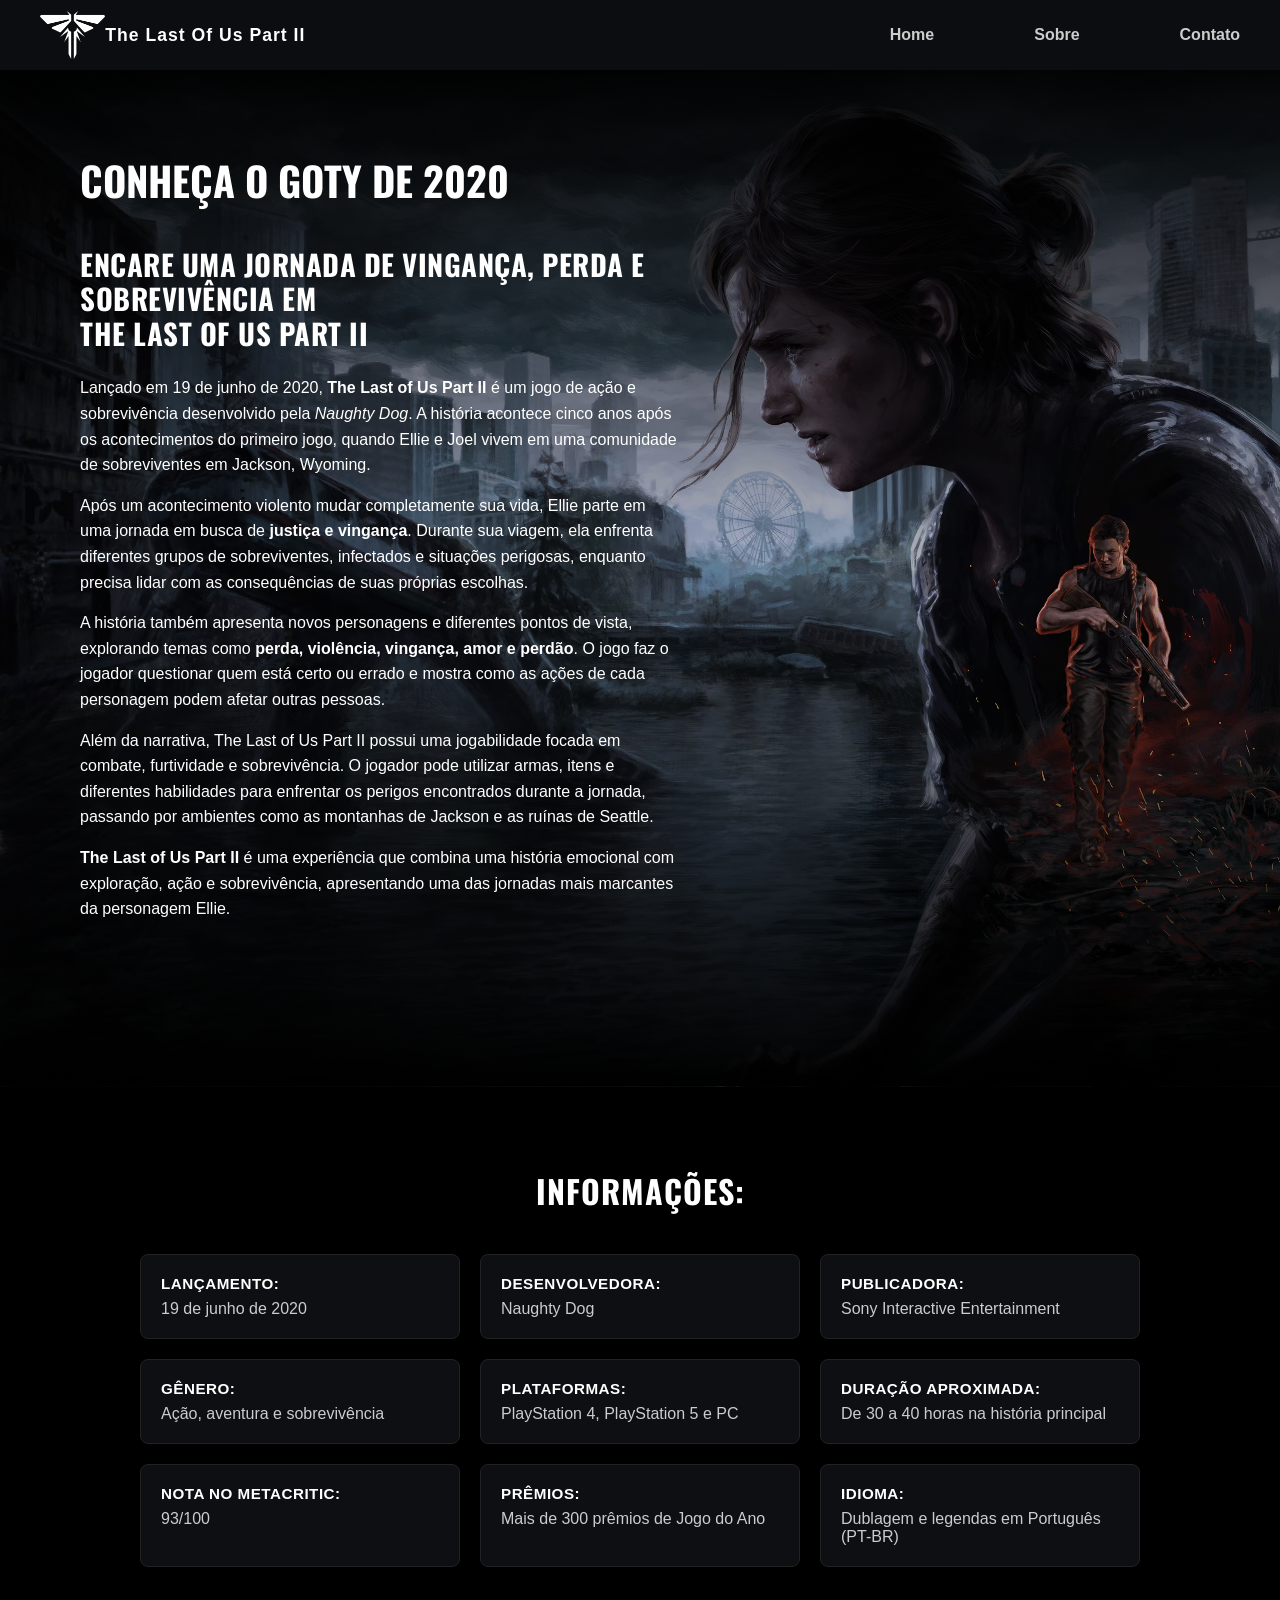
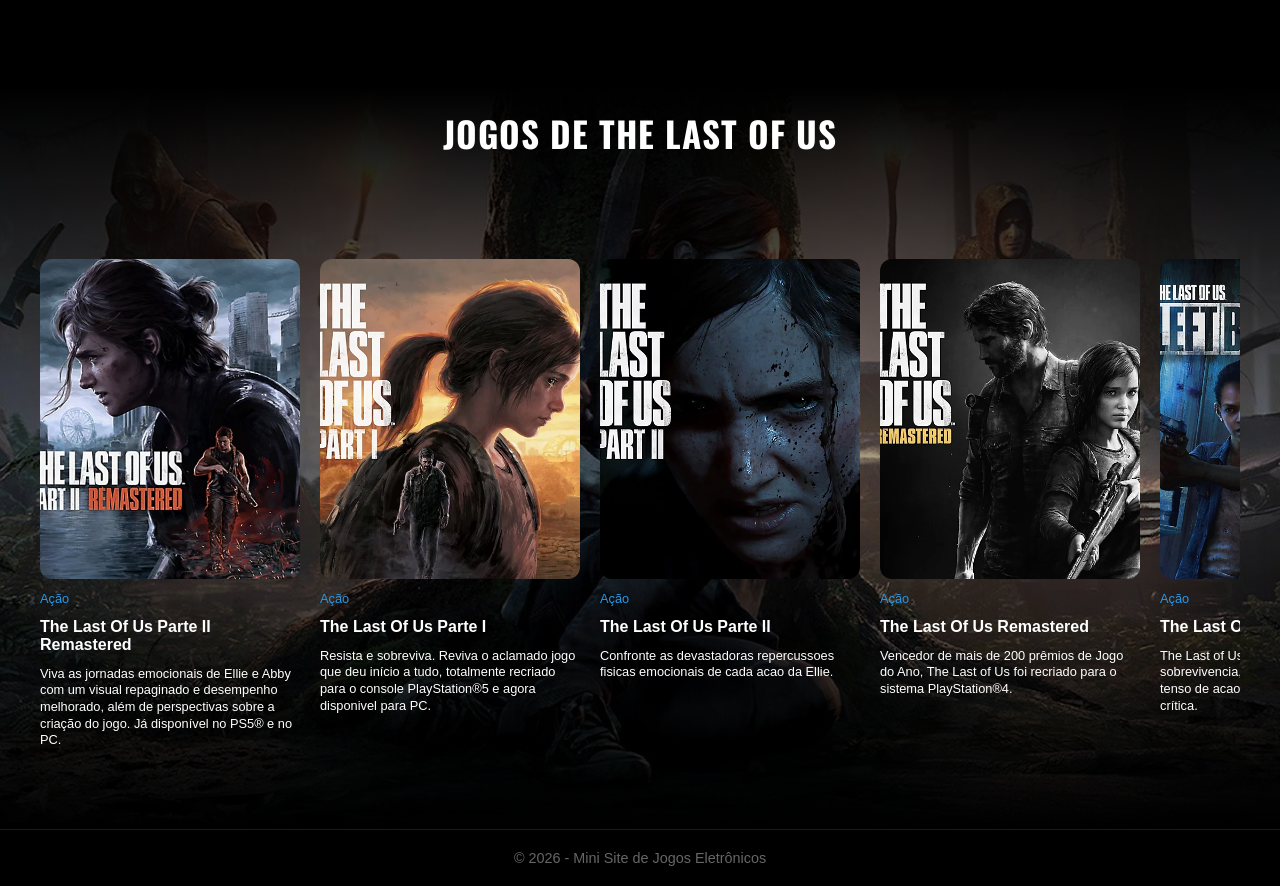
<file: index.html>
<!DOCTYPE html>
<html lang="pt-br">
<head>
    <meta charset="UTF-8">
    <meta name="viewport" content="width=device-width, initial-scale=1.0">
    <meta name="description" content="Site sobre o tão aclamado jogo The Last Of Us: Part II.">
    <meta name="author" content="Gabriel Lucas">

    <title> The Last of Us Part II - Início </title>
    
    <link rel="stylesheet" href="style.css">
    <link rel="stylesheet" href="https://fonts.googleapis.com/css2?family=Oswald:wght@700&display=swap">
</head>
<body>
    <header>
        <div class="logo">
            <a href="index.html">
            <img src="images/vagalumes2.png" alt="Logo do jogo The Last Of Us Part II.">
            <span>The Last Of Us Part II</span>
            </a>
        </div>

        
        <nav>
            <ul>
                <li><a href="index.html">Home</a></li>
                <li><a href="sobre.html">Sobre</a></li>
                <li><a href="contato.html">Contato</a></li>
            </ul>
        </nav>
    </header>

    <main>
        
        <section class="apresentacao">
            <h1>Conheça o goty de 2020</h1>
            

            <div class="apresentacao-conteudo">
            
            
                <h2> ENCARE UMA JORNADA DE VINGANÇA, PERDA E SOBREVIVÊNCIA EM <br> THE LAST OF US PART II </h2>

                <p> Lançado em 19 de junho de 2020, <strong>The Last of Us Part II</strong> é um jogo de ação e sobrevivência desenvolvido pela <em>Naughty Dog</em>. A história acontece cinco anos após os acontecimentos do primeiro jogo, quando Ellie e Joel vivem em uma comunidade de sobreviventes em Jackson, Wyoming. </p>

                <p> Após um acontecimento violento mudar completamente sua vida, Ellie parte em uma jornada em busca de <strong>justiça e vingança</strong>. Durante sua viagem, ela enfrenta diferentes grupos de sobreviventes, infectados e situações perigosas, enquanto precisa lidar com as consequências de suas próprias escolhas. </p>

                <p> A história também apresenta novos personagens e diferentes pontos de vista, explorando temas como <strong>perda, violência, vingança, amor e perdão</strong>. O jogo faz o jogador questionar quem está certo ou errado e mostra como as ações de cada personagem podem afetar outras pessoas. </p>

                <p> Além da narrativa, The Last of Us Part II possui uma jogabilidade focada em combate, furtividade e sobrevivência. O jogador pode utilizar armas, itens e diferentes habilidades para enfrentar os perigos encontrados durante a jornada, passando por ambientes como as montanhas de Jackson e as ruínas de Seattle. </p>

                <p> <strong>The Last of Us Part II</strong> é uma experiência que combina uma história emocional com exploração, ação e sobrevivência, apresentando uma das jornadas mais marcantes da personagem Ellie. </p> 

            </div>

        </section>
        
            
        <section class="info-jogo"> 
            <h2>Informações:</h2>

            <ul class="info-grid">
                <li><strong>Lançamento:</strong><span>19 de junho de 2020</span></li>
                <li><strong>Desenvolvedora:</strong><span>Naughty Dog</span></li>
                <li><strong>Publicadora:</strong><span>Sony Interactive Entertainment</span></li>
                <li><strong>Gênero:</strong><span>Ação, aventura e sobrevivência</span></li>
                <li><strong>Plataformas:</strong><span>PlayStation 4, PlayStation 5 e PC</span></li>
                <li><strong>Duração aproximada:</strong><span>De 30 a 40 horas na história principal</span></li>
                <li><strong>Nota no Metacritic:</strong><span>93/100</span></li>
                <li><strong>Prêmios:</strong><span>Mais de 300 prêmios de Jogo do Ano</span></li>
                <li><strong>Idioma:</strong> <span>Dublagem e legendas em Português (PT-BR)</span></li>
            </ul>
        </section>

        <section class="jogos-section">
            <h2>Jogos de The Last Of Us</h2>

            <div class="cards-container">
                <article class="card">
                    <div class="card-imagem">
                        <img src="images/tlofp2remastered.webp" alt="">
                    </div>
                    <span class="categoria">Ação</span>
                    <h3>The Last Of Us Parte II Remastered</h3>
                    <p>Viva as jornadas emocionais de Ellie e Abby com um visual repaginado e desempenho melhorado, além de perspectivas sobre a criação do jogo. Já disponível no PS5® e no PC. </p>
                </article>

                <article class="card">
                    <div class="card-imagem">
                        <img src="images/tloupart1.webp" alt="">
                    </div>
                    <span class="categoria">Ação</span>
                    <h3>The Last Of Us Parte I</h3>
                    <p>Resista e sobreviva. Reviva o aclamado jogo que deu início a tudo, totalmente recriado para o console PlayStation®5 e agora disponivel para PC.</p>
                </article>

                <article class="card">
                    <div class="card-imagem">
                        <img src="images/tloupart2.webp" alt="">
                    </div>
                    <span class="categoria">Ação</span>
                    <h3>The Last Of Us Parte II</h3>
                    <p>Confronte as devastadoras repercussoes fisicas emocionais de cada acao da Ellie.</p>
                </article>

                <article class="card">
                    <div class="card-imagem">
                        <img src="images/tlouremastered.webp" alt="">
                    </div>
                    <span class="categoria">Ação</span>
                    <h3>The Last Of Us Remastered</h3>
                    <p>Vencedor de mais de 200 prêmios de Jogo do Ano, The Last of Us foi recriado para o sistema PlayStation®4.</p>
                </article>

                <article class="card">
                    <div class="card-imagem">
                        <img src="images/tlouleftbehind.webp" alt="">
                    </div>
                    <span class="categoria">Ação</span>
                    <h3>The Last Of Us: Left Behind</h3>
                    <p>The Last of Us: Left Behind mistura sobrevivencia, lealdade e amor em um jogo tenso de acao num capítulo aclamado pela crítica.</p>
                </article>

                <article class="card">
                    <div class="card-imagem">
                        <img src="images/tlou.webp" alt="">
                    </div>
                    <span class="categoria">Ação</span>
                    <h3>The Last Of Us</h3>
                    <p>Jogue como Joel, um contrabandista com a tarefa de escoltar a adolescente Ellie pelo território pós- apocalíptico dos Estados Unidos.</p>
                </article>

                <article class="card">
                    <div class="card-imagem">
                        <img src="images/tloucomplete.webp" alt="">
                    </div>
                    <span class="categoria">Ação</span>
                    <h3>The Last Of Us Complete</h3>
                    <p>Viva desde o início os premiados jogos que inspiraram a serie de TV, com as edicões definitivas dessas duas historias memoraveis oferecidas em conjunto pela primeira vez em uma coleção completa.</p>
                </article>


            </div>

        </section>
    
    </main>

    <footer>
        <p>&copy; 2026 - Mini Site de Jogos Eletrônicos</p>
    </footer>
    
</body>
</html>
</file>
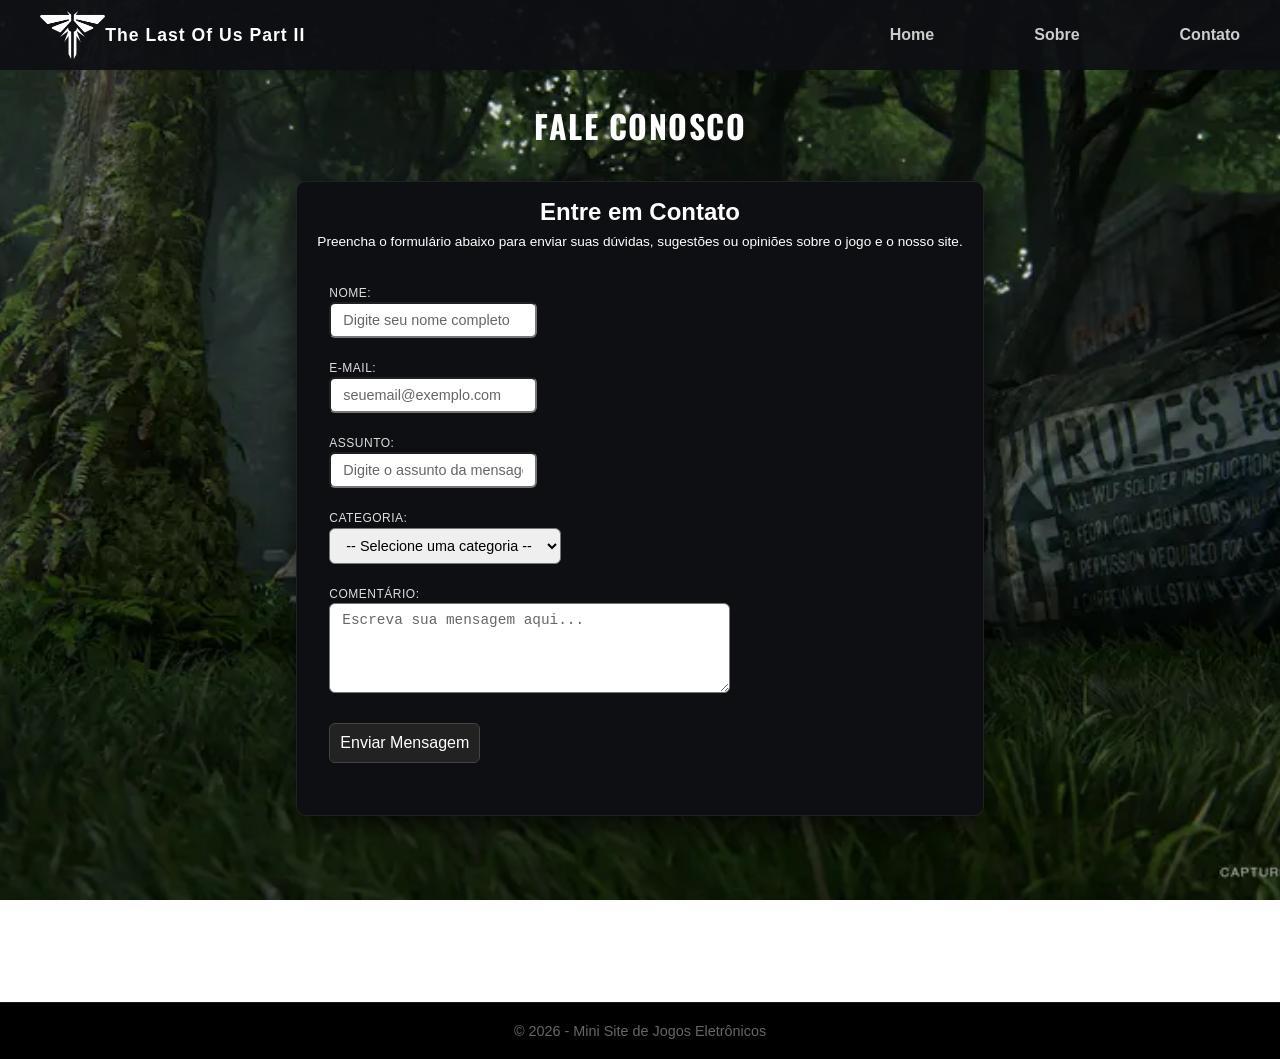
<file: contato.html>
<!DOCTYPE html>
<html lang="pt-br">
<head>
    <meta charset="UTF-8">
    <meta name="viewport" content="width=device-width, initial-scale=1.0">
    <meta name="description" content="Entre em contato conosco! Envie suas dúvidas, sugestões ou opiniões sobre o mini-site de The Last of Us Part II através do nosso formulário.">
    <meta name="author" content="Gabriel Lucas">

    <title>The Last of Us Part II - Contato</title>

    <link rel="stylesheet" href="contato.css">
    <link rel="stylesheet" href="https://fonts.googleapis.com/css2?family=Oswald:wght@700&display=swap">
</head>
<body>
    <header>

        <div class="logo">
            <a href="index.html">
            <img src="images/vagalumes2.png" alt="Logo do jogo The Last Of Us Part II.">
            <span>The Last Of Us Part II</span>
            </a>
        </div>

        <nav>
            <ul>
                <li><a href="index.html">Home</a></li>
                <li><a href="sobre.html">Sobre</a></li>
                <li><a href="contato.html">Contato</a></li>
            </ul>
        </nav>

    </header>

    <main>

        <h1>Fale Conosco</h1>

        <section>

            <h2>Entre em Contato</h2>

            <p>Preencha o formulário abaixo para enviar suas dúvidas, sugestões ou opiniões sobre o jogo e o nosso site.</p>

            <form method="post">
                <p>
                    <label for="nome">Nome:</label><br>
                    <input type="text" id="nome" name="nome" placeholder="Digite seu nome completo" required>
                </p>

                <p>
                    <label for="email">E-mail:</label><br>
                    <input type="email" id="email" name="email" placeholder="seuemail@exemplo.com" required>
                </p>

                <p>
                    <label for="assunto">Assunto:</label><br>
                    <input type="text" id="assunto" name="assunto" placeholder="Digite o assunto da mensagem" required>
                </p>

                <p>
                    <label for="categoria">Categoria:</label><br>
                    <select id="categoria" name="categoria" required>
                        <option value="">-- Selecione uma categoria --</option>
                        <option value="duvida">Dúvida</option>
                        <option value="sugestao">Sugestão</option>
                        <option value="critica">Crítica</option>
                        <option value="outro">Outro</option>
                    </select>
                </p>

                <p>
                    <label for="comentario">Comentário:</label><br>
                    <textarea id="comentario" name="comentario" rows="6" cols="40" placeholder="Escreva sua mensagem aqui..." required></textarea>
                </p>

                <p>
                    <button type="submit">Enviar Mensagem</button>
                </p>
            </form>

        </section>
    </main>

    <footer>
        <p>&copy; 2026 - Mini Site de Jogos Eletrônicos</p>
    </footer>
    
</body>
</html>
</file>
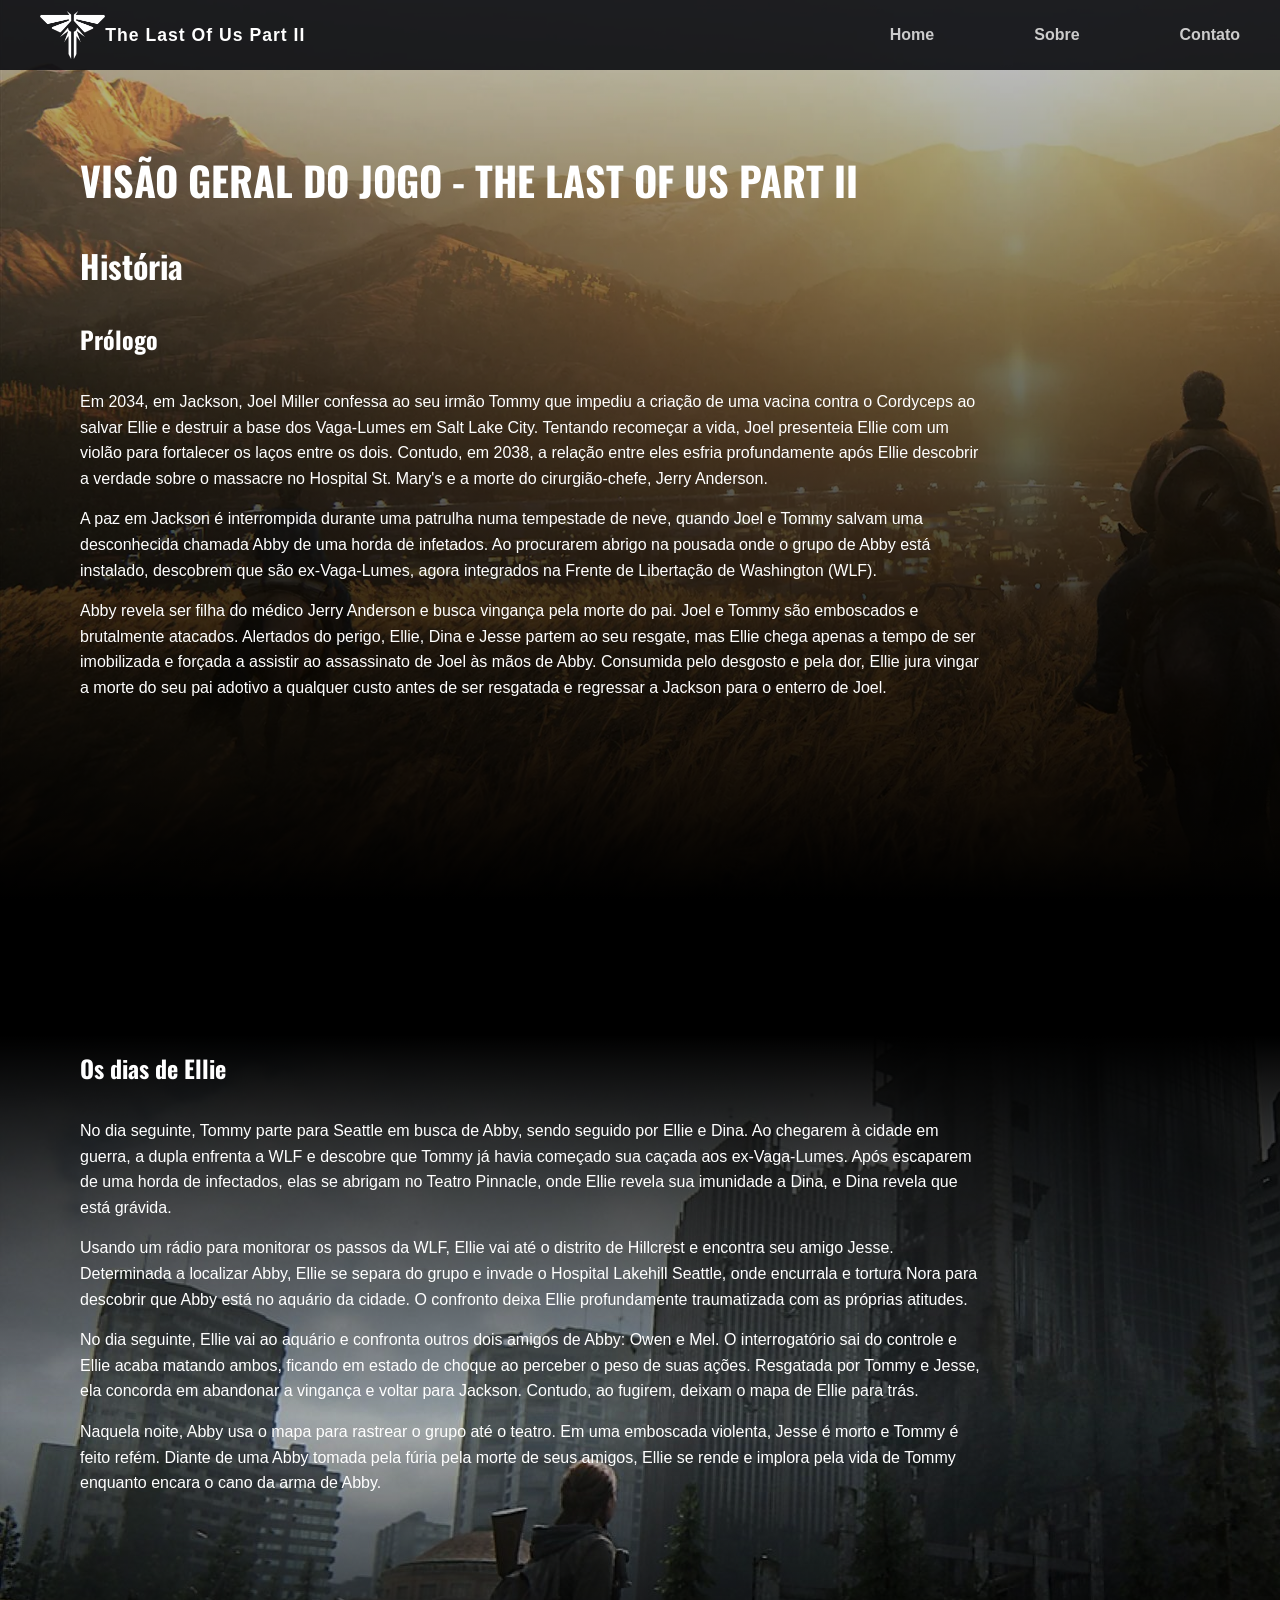
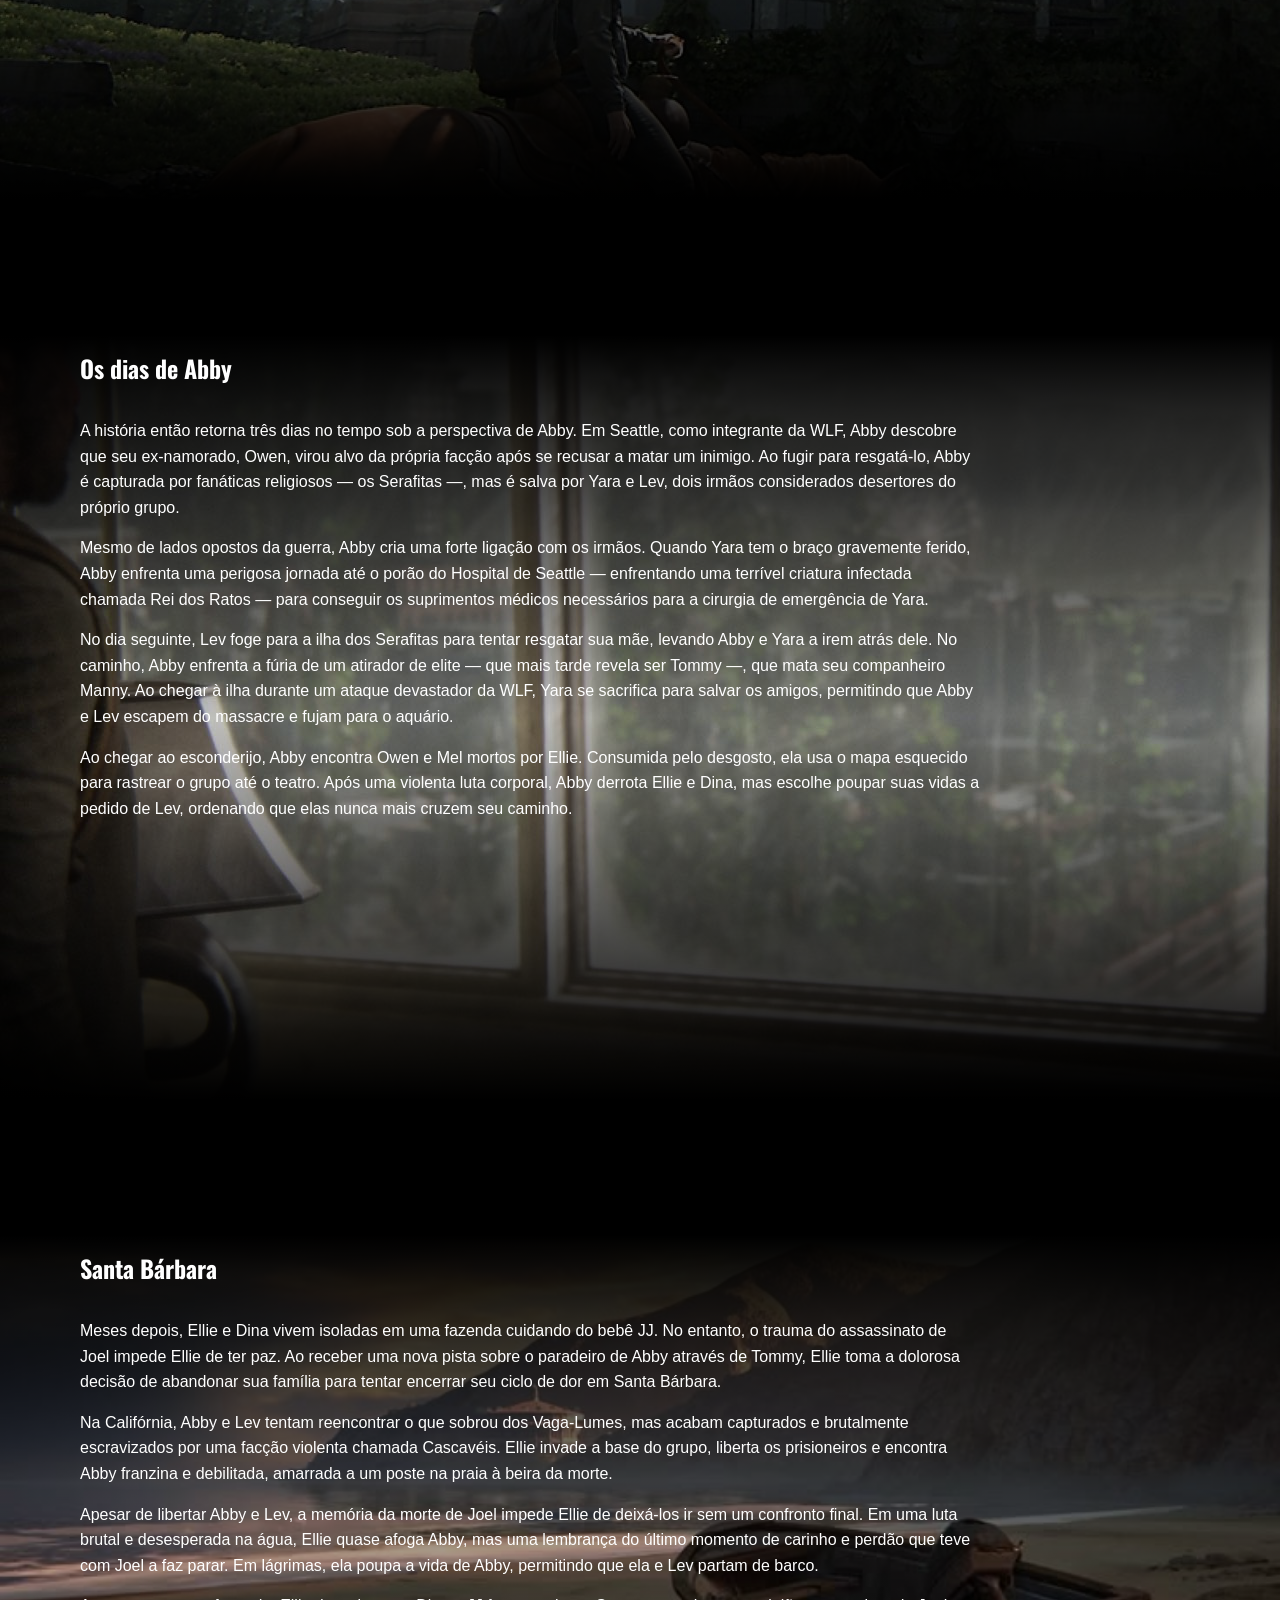
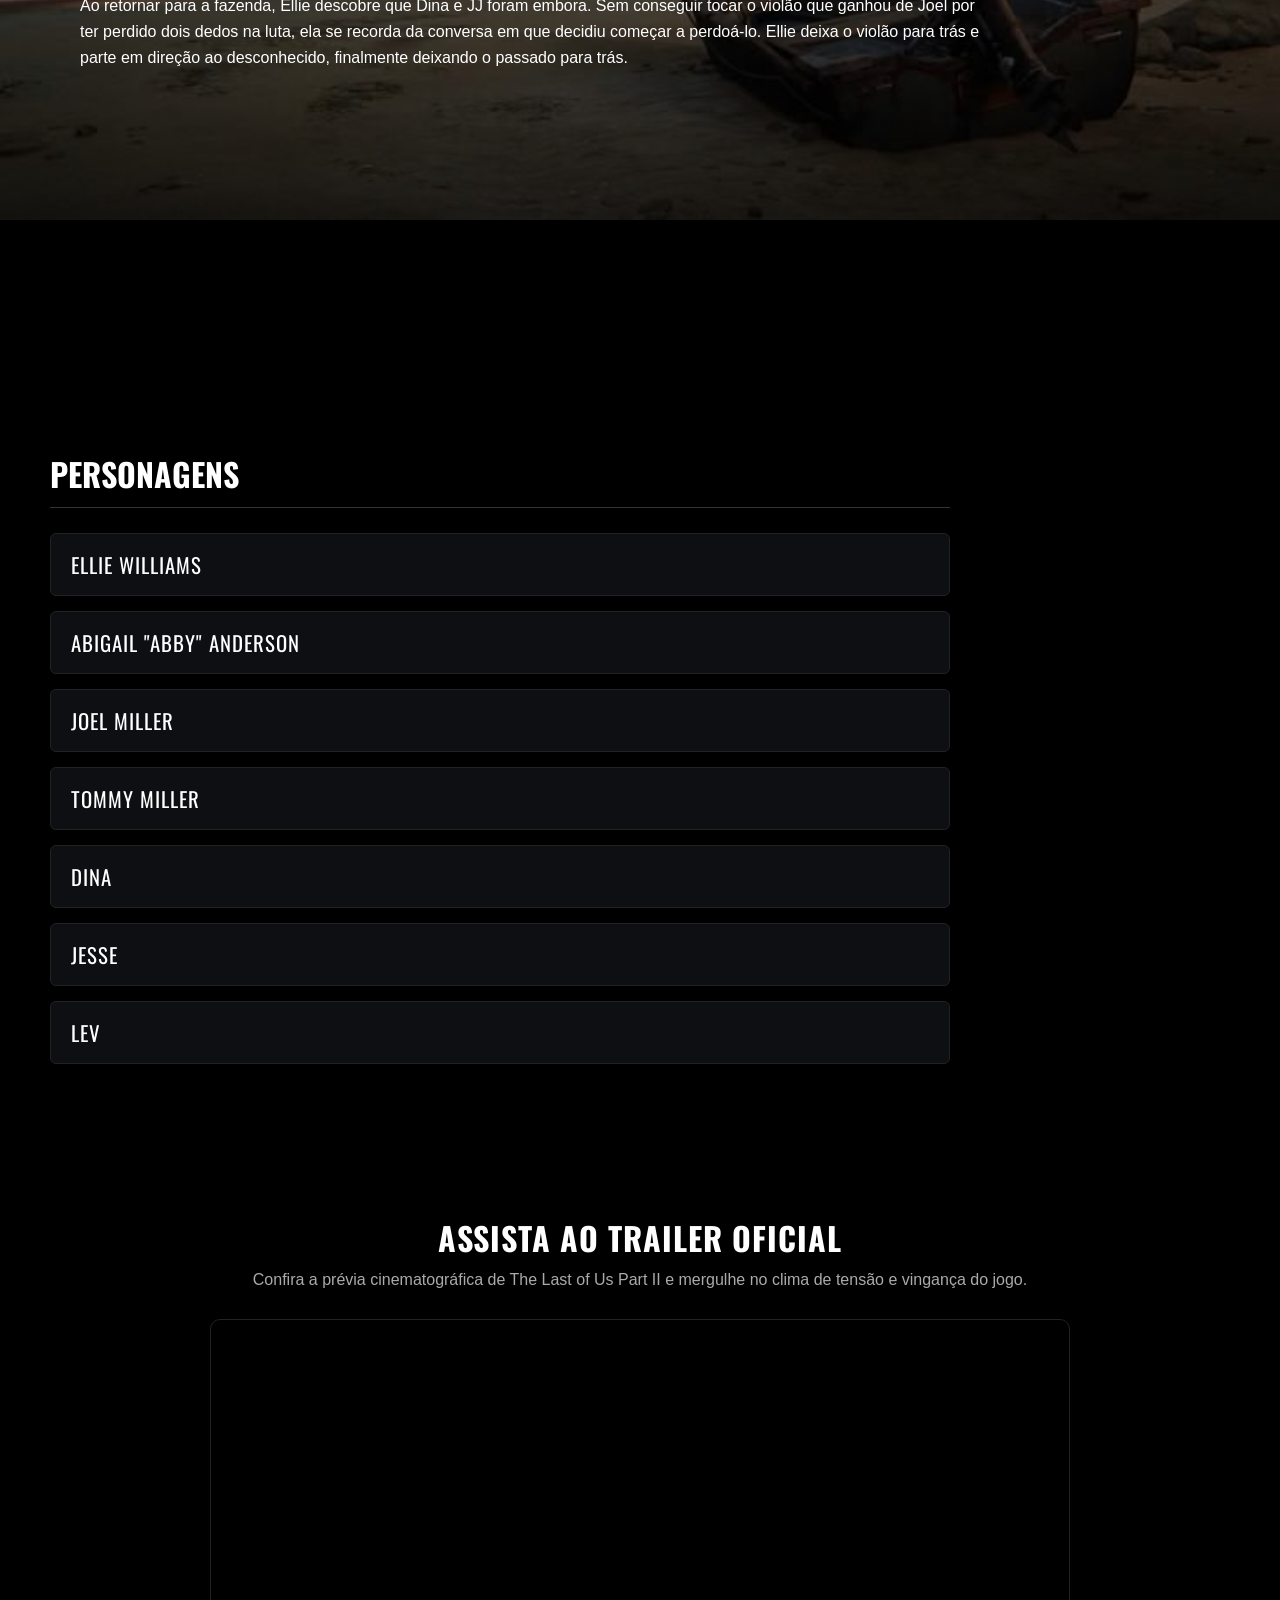
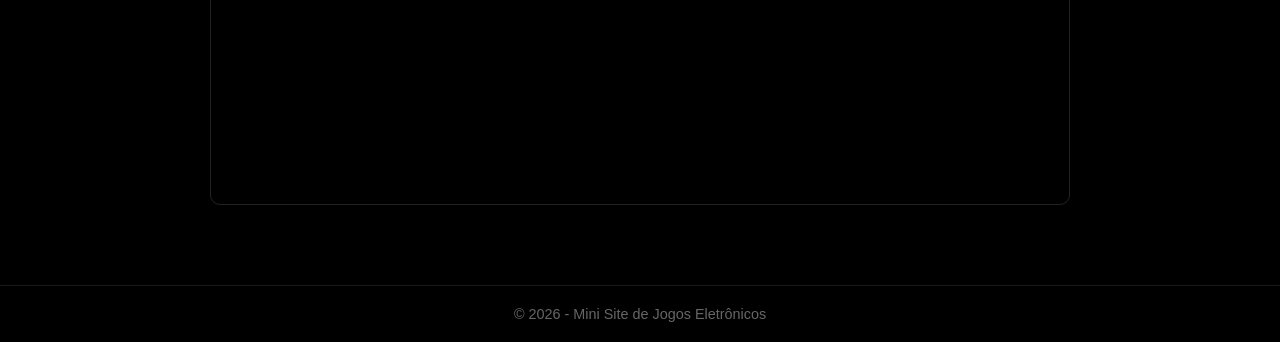
<file: sobre.html>
<!DOCTYPE html>
<html lang="pt-br">
<head>
    <meta charset="UTF-8">
    <meta name="viewport" content="width=device-width, initial-scale=1.0">
    <meta name="description" content="Conheça a narrativa marcante de The Last of Us Part II. Acompanhe os capítulos da jornada de Ellie e Abby, os principais personagens e assista ao trailer oficial.">
    <meta name="author" content="Gabriel Lucas">

    <title>The Last of Us Part II - Sobre o Jogo</title>

    <link rel="stylesheet" href="sobre.css">
    <link rel="stylesheet" href="https://fonts.googleapis.com/css2?family=Oswald:wght@700&display=swap">
</head>
<body>
    <header>
        <div class="logo">
            <a href="index.html">
            <img src="images/vagalumes2.png" alt="Logo do jogo The Last Of Us Part II.">
            <span>The Last Of Us Part II</span>
            </a>
        </div>

        
        <nav>
            <ul>
                <li><a href="index.html">Home</a></li>
                <li><a href="sobre.html">Sobre</a></li>
                <li><a href="contato.html">Contato</a></li>
            </ul>
        </nav>
    </header>

    <main>

        <section class="prologo">

            <h1>Visão Geral do Jogo - The Last Of Us Part II</h1>

            <h2>História</h2>

            <h3>Prólogo</h3>
            <p>
                Em 2034, em Jackson, Joel Miller confessa ao seu irmão Tommy que impediu a criação de uma vacina contra o Cordyceps ao salvar Ellie e destruir a base dos Vaga-Lumes em Salt Lake City. Tentando recomeçar a vida, Joel presenteia Ellie com um violão para fortalecer os laços entre os dois. Contudo, em 2038, a relação entre eles esfria profundamente após Ellie descobrir a verdade sobre o massacre no Hospital St. Mary's e a morte do cirurgião-chefe, Jerry Anderson.
            </p>

            <p>
                A paz em Jackson é interrompida durante uma patrulha numa tempestade de neve, quando Joel e Tommy salvam uma desconhecida chamada Abby de uma horda de infetados. Ao procurarem abrigo na pousada onde o grupo de Abby está instalado, descobrem que são ex-Vaga-Lumes, agora integrados na Frente de Libertação de Washington (WLF). 
            </p>

            <p>
                Abby revela ser filha do médico Jerry Anderson e busca vingança pela morte do pai. Joel e Tommy são emboscados e brutalmente atacados. Alertados do perigo, Ellie, Dina e Jesse partem ao seu resgate, mas Ellie chega apenas a tempo de ser imobilizada e forçada a assistir ao assassinato de Joel às mãos de Abby. Consumida pelo desgosto e pela dor, Ellie jura vingar a morte do seu pai adotivo a qualquer custo antes de ser resgatada e regressar a Jackson para o enterro de Joel.
            </p>
        </section>
                    
        <section class="ellie-days">

            <h3>Os dias de Ellie</h3>

            <p>
                 No dia seguinte, Tommy parte para Seattle em busca de Abby, sendo seguido por Ellie e Dina. Ao chegarem à cidade em guerra, a dupla enfrenta a WLF e descobre que Tommy já havia começado sua caçada aos ex-Vaga-Lumes. Após escaparem de uma horda de infectados, elas se abrigam no Teatro Pinnacle, onde Ellie revela sua imunidade a Dina, e Dina revela que está grávida.
            </p>

            <p>
                Usando um rádio para monitorar os passos da WLF, Ellie vai até o distrito de Hillcrest e encontra seu amigo Jesse. Determinada a localizar Abby, Ellie se separa do grupo e invade o Hospital Lakehill Seattle, onde encurrala e tortura Nora para descobrir que Abby está no aquário da cidade. O confronto deixa Ellie profundamente traumatizada com as próprias atitudes.
            </p>

            <p>
                No dia seguinte, Ellie vai ao aquário e confronta outros dois amigos de Abby: Owen e Mel. O interrogatório sai do controle e Ellie acaba matando ambos, ficando em estado de choque ao perceber o peso de suas ações. Resgatada por Tommy e Jesse, ela concorda em abandonar a vingança e voltar para Jackson. Contudo, ao fugirem, deixam o mapa de Ellie para trás.
            </p>

            <p>
                Naquela noite, Abby usa o mapa para rastrear o grupo até o teatro. Em uma emboscada violenta, Jesse é morto e Tommy é feito refém. Diante de uma Abby tomada pela fúria pela morte de seus amigos, Ellie se rende e implora pela vida de Tommy enquanto encara o cano da arma de Abby.
            </p>
        </section>
                    
        <section class="abby-days">

            <h3>Os dias de Abby</h3>

            <p>
                A história então retorna três dias no tempo sob a perspectiva de Abby. Em Seattle, como integrante da WLF, Abby descobre que seu ex-namorado, Owen, virou alvo da própria facção após se recusar a matar um inimigo. Ao fugir para resgatá-lo, Abby é capturada por fanáticas religiosos — os Serafitas —, mas é salva por Yara e Lev, dois irmãos considerados desertores do próprio grupo.
            </p>

            <p>
                Mesmo de lados opostos da guerra, Abby cria uma forte ligação com os irmãos. Quando Yara tem o braço gravemente ferido, Abby enfrenta uma perigosa jornada até o porão do Hospital de Seattle — enfrentando uma terrível criatura infectada chamada Rei dos Ratos — para conseguir os suprimentos médicos necessários para a cirurgia de emergência de Yara.
            </p>

            <p>
                No dia seguinte, Lev foge para a ilha dos Serafitas para tentar resgatar sua mãe, levando Abby e Yara a irem atrás dele. No caminho, Abby enfrenta a fúria de um atirador de elite — que mais tarde revela ser Tommy —, que mata seu companheiro Manny. Ao chegar à ilha durante um ataque devastador da WLF, Yara se sacrifica para salvar os amigos, permitindo que Abby e Lev escapem do massacre e fujam para o aquário.
            </p>

            <p>
                Ao chegar ao esconderijo, Abby encontra Owen e Mel mortos por Ellie. Consumida pelo desgosto, ela usa o mapa esquecido para rastrear o grupo até o teatro. Após uma violenta luta corporal, Abby derrota Ellie e Dina, mas escolhe poupar suas vidas a pedido de Lev, ordenando que elas nunca mais cruzem seu caminho.
            </p>
        </section>
                    
        <section class="santa-barbara"> 

            <h3>Santa Bárbara</h3>

            <p>
                Meses depois, Ellie e Dina vivem isoladas em uma fazenda cuidando do bebê JJ. No entanto, o trauma do assassinato de Joel impede Ellie de ter paz. Ao receber uma nova pista sobre o paradeiro de Abby através de Tommy, Ellie toma a dolorosa decisão de abandonar sua família para tentar encerrar seu ciclo de dor em Santa Bárbara.
            </p>

            <p>
                Na Califórnia, Abby e Lev tentam reencontrar o que sobrou dos Vaga-Lumes, mas acabam capturados e brutalmente escravizados por uma facção violenta chamada Cascavéis. Ellie invade a base do grupo, liberta os prisioneiros e encontra Abby franzina e debilitada, amarrada a um poste na praia à beira da morte.
            </p>

            <p>
                Apesar de libertar Abby e Lev, a memória da morte de Joel impede Ellie de deixá-los ir sem um confronto final. Em uma luta brutal e desesperada na água, Ellie quase afoga Abby, mas uma lembrança do último momento de carinho e perdão que teve com Joel a faz parar. Em lágrimas, ela poupa a vida de Abby, permitindo que ela e Lev partam de barco.
            </p>

            <p>
                Ao retornar para a fazenda, Ellie descobre que Dina e JJ foram embora. Sem conseguir tocar o violão que ganhou de Joel por ter perdido dois dedos na luta, ela se recorda da conversa em que decidiu começar a perdoá-lo. Ellie deixa o violão para trás e parte em direção ao desconhecido, finalmente deixando o passado para trás.
            </p>
        </section>           
        
        <section class="caracters">

            <h2>Personagens</h2>

            <details>
                <summary>Ellie Williams</summary>
                <hr>
    
                <p>
                    Única sobrevivente imune à infecção pelo fungo Cordyceps. Movida por um sentimento devastador de culpa e luto após a perda de Joel, Ellie abandona a vida pacífica em Jackson para embarcar numa caçada obsessiva e violenta em busca de vingança contra Abby em Seattle.
                </p>
    
                <img src="images/Ellie.jpeg" alt="Foto da personagem Ellie Williams">

                <ul>
                    <li><strong>Afiliação:</strong> Jackson / Ex-Vaga-Lume</li>
                    <li><strong>Armas Principais:</strong> Canivete, Arco e Flecha, Escopeta</li>
                    <li><strong>Status:</strong> Viva</li>
                 </ul>
            </details>

            <details>
                <summary>Abigail "Abby" Anderson</summary>
                <hr>
                <p>
                    Uma soldada militarizada e extremamente treinada pertencente à WLF (Frente de Libertação de Washington). Filha do cirurgião-chefe dos Vaga-Lumes, a sua vida fica paralisada pelo desejo de vingança contra Joel, até que o seu caminho cruza com o dos irmãos Serafitas, Lev e Yara.
                </p>
                <img src="images/Abby.jpeg" alt="Foto da personagem Abby Anderson">
                <ul>
                    <li><strong>Afiliação:</strong> WLF (Lobos) / Ex-Vaga-Lume</li>
                    <li><strong>Armas Principais:</strong> Fuzil de Assalto, Besta, Pistola de Caça, Lança-Chamas</li>
                    <li><strong>Papel na Trama:</strong> Co-protagonista / Antagonista da jornada de Ellie</li>
                </ul>
            </details>

            <details>
                <summary>Joel Miller</summary>
                <hr>
                <p>
                    Sobrevivente calejado que assumiu o papel de pai adotivo de Ellie. Após resgatá-la do hospital dos Vaga-Lumes em Salt Lake City sacrificando a cura da humanidade, Joel tenta reconstruir a sua vida e reparar a relação com Ellie na comunidade de Jackson.
                </p>
                <img src="images/joelmiller.jpeg" alt="Foto do personagem Joel Miller">
                <ul>
                    <li><strong>Afiliação:</strong> Jackson / Ex-Caçador</li>
                    <li><strong>Armas Principais:</strong> Revolver, Espingarda, Violão</li>
                    <li><strong>Papel na Trama:</strong> Catalisador da história e figura paterna</li>
                </ul>
            </details>

            <details>
                <summary>Tommy Miller</summary>
                <hr>
                <p>
                    Irmão mais novo de Joel e um dos líderes da próspera comunidade de Jackson. Um ex-Vaga-Lume e atirador excecional que, consumido pela raiva da perda do irmão, parte sozinho para Seattle antes de Ellie para caçar os responsáveis.
                </p>
                <img src="images/Tommy.jpeg" alt="Foto do personagem Tommy Miller">
                <ul>
                    <li><strong>Afiliação:</strong> Jackson / Ex-Vaga-Lume</li>
                    <li><strong>Armas Principais:</strong> Fuzil de Precisão (Sniper)</li>
                    <li><strong>Papel na Trama:</strong> Líder em Jackson e caçador implacável</li>
                </ul>
            </details>

            <details>
                <summary>Dina</summary>
                <hr>
                <p>
                    Uma jovem destemida, leal e perspicaz moradora de Jackson. Namorada de Ellie, Dina decide acompanhá-la na perigosa jornada até Seattle para lhe dar suporte emocional e físico, mesmo ao descobrir que está grávida de Jesse.
                </p>
                <img src="images/Dina.jpeg" alt="Foto da personagem Dina">
                <ul>
                    <li><strong>Afiliação:</strong> Jackson</li>
                    <li><strong>Armas Principais:</strong> Pistola, Revólver</li>
                    <li><strong>Papel na Trama:</strong> Apoio moral e companheira de Ellie</li>
                </ul>
            </details>

            <details>
                <summary>Jesse</summary>
                <hr>
                <p>
                    Um líder nato, prático e extremamente leal dentro das patrulhas de Jackson. Ex-namorado de Dina e amigo próximo de Ellie, Jesse não hesita em percorrer centenas de quilómetros sozinho até Seattle para garantir a segurança dos seus amigos e ajudar na busca por Tommy.
                </p>
                <img src="images/Jesse - The Last of Us 2.jpeg" alt="Foto do personagem Jesse">
                <ul>
                    <li><strong>Afiliação:</strong> Jackson</li>
                    <li><strong>Armas Principais:</strong> Pistola, Fuzil semiautomático</li>
                    <li><strong>Papel na Trama:</strong> Aliado leal e pai do filho de Dina</li>
                </ul>
                    </details>

            <details>
                <summary>Lev</summary>
                <hr>
                <p>
                    Um jovem ex-membro da seita religiosa dos Serafitas. Após desafiar os costumes rígidos do seu grupo para afirmar a sua identidade, torna-se um apóstata perseguido pelos seus. Desenvolve um forte laço de proteção e lealdade com Abby.
                </p>
                <img src="images/Lev.jpeg" alt="Foto do personagem Lev">
                <ul>
                    <li><strong>Afiliação:</strong> Ex-Serafita (Cicatrizes) / Companheiro de Abby</li>
                    <li><strong>Armas Principais:</strong> Arco e Flecha Tradicional</li>
                    <li><strong>Papel na Trama:</strong> Bússola moral e protetor de Abby</li>
                </ul>
            </details>
        </section>

        

        <section class="trailer-secao">
            <h2>Assista ao Trailer Oficial</h2>
            <p>Confira a prévia cinematográfica de The Last of Us Part II e mergulhe no clima de tensão e vingança do jogo.</p>
            
            <div class="video-container">
                <iframe width="560" height="315" src="https://www.youtube.com/embed/btmN-bWwv0A?si=ViU7OnTtZZodS3sy" title="YouTube video player" frameborder="0" allow="accelerometer; autoplay; clipboard-write; encrypted-media; gyroscope; picture-in-picture; web-share" referrerpolicy="strict-origin-when-cross-origin" allowfullscreen></iframe>
            </div>
        </section>
    </main>

    <footer>        
        <p>&copy; 2026 - Mini Site de Jogos Eletrônicos</p>
    </footer>
    
</body>
</html>
</file>
<file: style.css>
* {
    margin: 0;
    padding: 0;

    box-sizing: border-box;
    list-style: none;
    text-decoration: none;
}

body{
    background-color: #141414;
    color: white;
    font-family:Arial, Helvetica, sans-serif;
}

header{
    background-color: #0e0f13ea;
    
    display: flex;
    justify-content: space-between;
    align-items: center;
    padding: 8px 40px;
    height: 70px;

    position: fixed;
    width: 100%;
}

.logo a {
    display: flex;
    align-items: center;
    text-decoration: none;
    color: #ffffff;
    font-weight: bold;
    font-size: 1.2rem;
}

.logo a span {
    font-size: 1.1rem;
    font-weight: bold;
    letter-spacing: 1px;

}

.logo img {
    height: 48px;     
    width: auto;   
    display: block;
    filter: brightness(0) invert(1);

}

nav ul {
    list-style: none;
    display: flex; /* Coloca os itens do menu um ao lado do outro */
    gap: 100px; /* Espaço entre cada link */
}

nav ul li a {
    color: #cccccc;
    text-decoration: none;
    font-weight: 600;
    font-size: 16px;
    transition: color 0.3s ease;
}

nav ul li a:hover {
    color: #ffffff; /* Cor ao passar o mouse */
}

h1 {
    font-family: 'Oswald', 'Impact', sans-serif;
    font-size: 2.5rem;
    margin-bottom: 2.3rem;
    text-transform: uppercase;
}

.apresentacao {
    background-image:linear-gradient(to bottom,
        #000000 0%,
        #000000 5%,
        rgba(0, 0, 0, 0.211),
        rgb(0, 0, 0)  
    ), url(images/fundothelastofus.avif);
    background-size: cover;
    background-position: left center;

    min-height: 100dvh;

    padding: 150px 80px;
    text-align: left;

}

.apresentacao-conteudo {
    max-width: 600px;
    text-align: left;
}

.apresentacao h2 {
    font-family: 'Oswald', 'Impact', sans-serif;
    font-size: 1.8rem;
    color: #ffffff;
    line-height: 1.2;
    margin-bottom: 25px;
    text-transform: uppercase;
    letter-spacing: 0.5px;
    font-weight: 900;
}

.apresentacao p {
    color: #ffffff;
    font-size: 1rem;
    line-height: 1.6;
    margin-bottom: 15px;    /* Espaçamento entre os parágrafos */
}

.info-jogo {
    background-color: #000000;
    padding: 80px 40px;
    color: #ffffff;
}

.info-jogo h2 {
    font-family: 'Oswald', 'Impact', sans-serif;
    font-size: 2rem;
    text-transform: uppercase;
    letter-spacing: 1px;
    margin-bottom: 40px;
    text-align: center;
}

.info-grid {
    display: grid;
    grid-template-columns: repeat(auto-fit, minmax(280px, 1fr)); 
    gap: 20px;
    max-width: 1000px;
    margin: 0 auto;               
    padding: 0;
}

.info-grid li {
    background-color: #0e0f13;    
    border: 1px solid #222222;     
    border-radius: 8px;
    padding: 20px;
    display: flex;
    flex-direction: column;
    gap: 8px;
    transition: transform 0.2s ease, border-color 0.2s ease;
}

.info-grid li:hover {
    transform: translateY(-4px);
    border-color: #444444;
}

.info-grid li strong {
    color: #ffffff;
    font-size: 0.95rem;
    text-transform: uppercase;
    letter-spacing: 0.5px;
}

.info-grid li span {
    color: #cccccc;
    font-size: 1rem;
}

.jogos-section {
    background-image: linear-gradient( to bottom,
        #000000 0%,
        #000000 5%,
        rgba(0, 0, 0, 0.359), 
        rgb(0, 0, 0)
    ), url(images/ellienafloresta.jpg);
    background-size: cover;
    background-position: center;
    background-repeat: no-repeat;
    
    padding: 60px 40px;
    color: #ffffff;
    text-align: center;
}

.jogos-section h2 {
    font-family: 'Oswald', 'Impact', sans-serif;
    font-size: 2.2rem;
    text-transform: uppercase;
    letter-spacing: 1px;
    margin-bottom: 100px;
}

.cards-container::-webkit-scrollbar {
    height: 6px;
}
.cards-container::-webkit-scrollbar-thumb {
    background-color: #333333;
    border-radius: 4px;
}

.cards-container {
    display: flex;
    gap: 20px;
    overflow-x: auto; /*aparentemente ele permite rolar pro lado caso não caiba tudo*/
    padding-bottom: 20px;
    scroll-behavior: smooth;
}

.card {
    flex: 0 0 260px;
    text-align: left;
    display: flex; 
    flex-direction: column;

}

.card-imagem {
    width: 100%;
    height: 320px;
    border-radius: 12px;
    overflow: hidden;
    margin-bottom: 12px;
    background-color: #111111;
}

.card-imagem img {
    width: 100%;
    height: 100%;
    object-fit: cover;   
    transition: transform 0.3s ease;
    margin-bottom: 12px;
}

.categoria {
    font-size: 0.8rem;
    color: rgb(43, 151, 227);
    margin-bottom: 12px;
}

.card h3 {
    font-size: 1rem;
    margin-bottom: 12px;
}

.card p {
    font-size: 0.8rem;
    line-height: 1.3;


}

footer {
    background-color: #000000;
    border-top: 1px solid #1a1a1a;
    text-align: center;
    padding: 20px;
    color: #666666;
    font-size: 0.9rem;
}
</file>
<file: contato.css>
* {
    margin: 0;
    padding: 0;
    box-sizing: border-box;

    list-style: none;
}

body {
    background-image: url('images/fundo-tloucontato.webp');
    background-size: cover;  
    background-position: center;  
    background-repeat: no-repeat; 
    background-attachment: fixed; 
    color: white;
    font-family:Arial, Helvetica, sans-serif;

}

header{
    background-color: #0e0f13ea;

    display: flex;
    justify-content: space-between;
    align-items: center;
    padding: 8px 40px;
    height: 70px;
}

.logo a {
    display: flex;
    align-items: center;
    text-decoration: none;
    color: #ffffff;
    font-weight: bold;
    font-size: 1.2rem;
}

.logo a span {
    font-size: 1.1rem;
    font-weight: bold;
    letter-spacing: 1px;

}

.logo img {
    height: 48px;     
    width: auto;      
    display: block;
    filter: brightness(0) invert(1);
}

nav ul {
    list-style: none;
    display: flex; 
    gap: 100px; 
}

nav ul li a {
    color: #cccccc;
    text-decoration: none;
    font-weight: 600;
    font-size: 16px;
    transition: color 0.3s ease;
}

nav ul li a:hover {
    color: #ffffff; 
}

main {
    display: flex;
    flex-direction: column;
    align-items: center;
    
    min-height: 100vh;
}

h1 {
    font-family: 'Oswald', 'Impact', sans-serif;
    font-size: 2rem;
    text-transform: uppercase;
    text-align: center;
    letter-spacing: 1.5px;
    margin: 2rem;  
}

section {
    background-color: #0e0f13;

    border: 1px solid #222222;
    border-radius: 10px;
    box-shadow: 0 10px 30px rgba(0, 0, 0, 0.7);
    box-sizing: border-box;
}

section h2 {
    text-align: center;
    margin-top: 1rem;
}

section h2 + p {
    padding: 2px 20px;
    font-size: 0.85rem;
    margin-top: 0.4rem;
}

form {
    padding: 2rem;
}

form p {
    margin-bottom: 12px;
    color: #aaaaaa;
    font-size: 0.85rem;
    margin-bottom: 20px;
    line-height: 1.4;
    
}

label {
    font-size: 0.75rem;
    text-transform: uppercase;
    letter-spacing: 0.5px;
    color: #dddddd;
}

input, select, textarea {
    padding: 8px 12px; 
    font-size: 0.9rem;
    cursor: pointer;
    border-radius: 6px;
}

select option {
    background-color: #0e0f13;
    color: #ffffff;
}

textarea {
    height: 90px;
}

::placeholder {
    color: #666666;
}

button {
    padding: 10px;
    font-size: 1rem;
    margin-top: 5px;
    border-radius: 6px;
    cursor: pointer;
    background-color: #222222;
    color: #ffffff;
    border: 1px solid #444444;
}

button:hover {
    background-color: #333333;
    border-color: #ffffff;
    transform: translateY(-2px);
}

footer {
    background-color: #000000;
    border-top: 1px solid #1a1a1a;
    text-align: center;
    padding: 20px;
    color: #666666;
    font-size: 0.9rem;
    margin-top: 2rem;
}
</file>
<file: sobre.css>
* {
    margin: 0;
    padding: 0;

    box-sizing: border-box;
    list-style: none;
}

body {
    background-color: #000000;
    color: white;
    font-family:Arial, Helvetica, sans-serif;
}

header{
    background-color: #0e0f13ea;
    display: flex;
    justify-content: space-between;
    align-items: center;
    padding: 8px 40px;
    height: 70px;

    position: fixed;
    width: 100%;
}

.logo a {
    display: flex;
    align-items: center;
    text-decoration: none;
    color: #ffffff;
    font-weight: bold;
    font-size: 1.2rem;
}

.logo a span {
    font-size: 1.1rem;
    font-weight: bold;
    letter-spacing: 1px;

}

.logo img {
    height: 48px;     
    width: auto;      
    display: block;
    filter: brightness(0) invert(1);

}

nav ul {
    list-style: none;
    display: flex; 
    gap: 100px; 
}

nav ul li a {
    color: #cccccc;
    text-decoration: none;
    font-weight: 600;
    font-size: 16px;
    transition: color 0.3s ease;
}

nav ul li a:hover {
    color: #ffffff; 
}

main {
    background-color: #000000e5;
}

h1 {
    font-family: 'Oswald', 'Impact', sans-serif;
    font-size: 2.5rem;
    margin-bottom: 2.5rem;
    text-transform: uppercase;
}


.prologo {
    background-image: linear-gradient(
        rgba(0, 0, 0, 0.211),
        rgb(0, 0, 0)  
    ), url(images/tlou-prologo.webp); 
    background-size: cover;

    min-height: 100dvh;

    padding: 150px 80px;
}

.prologo h1, h2, h3 {
    font-family: 'Oswald', 'Impact', sans-serif;
    margin-bottom: 2rem;
}

.prologo h2 {
     font-size: 2rem;
}

.prologo p {
    max-width: 56.25rem;
    color: #ffffff;
    font-size: 1rem;
    line-height: 1.6;
    margin-bottom: 15px;

}

.ellie-days {
    background-image: linear-gradient( to bottom,
        #000000 0%,
        #000000 15%,
        rgba(0, 0, 0, 0.211),
        rgb(0, 0, 0)  
    ), url(images/tlou-ellieday.jpg);

    min-height: 100dvh;
    padding: 150px 80px;
    
}

h3 {
    margin-bottom: 2rem;
    font-size: 1.5rem;
}

.ellie-days p {
    max-width: 56.25rem;
    color: #ffffff;
    font-size: 1rem;
    line-height: 1.6;
    margin-bottom: 15px;
}

.abby-days {
    background-image: linear-gradient( to bottom,
        #000000 10%,
        #000000 15%,
        rgba(0, 0, 0, 0.211),
        rgb(0, 0, 0)  
    ), url(images/tlou-abbyday.jpg);

    min-height: 100dvh;
    padding: 150px 80px;
}

.abby-days p {
    max-width: 56.25rem;
    color: #ffffff;
    font-size: 1rem;
    line-height: 1.6;
    margin-bottom: 15px;
}

.santa-barbara {
    background-image: linear-gradient( to bottom,
        #000000 0%,
        #000000 15%,
        rgba(0, 0, 0, 0.211),
        rgb(0, 0, 0)  
    ), url(images/tlou-santabarbara.jpg);
    background-repeat: no-repeat;
    background-size: 100%;

    min-height: 100dvh;
    padding: 150px 80px;
}

.santa-barbara p {
    max-width: 56.25rem;
    color: #ffffff;
    font-size: 1rem;
    line-height: 1.6;
    margin-bottom: 15px;
}

.caracters {
    max-width: 900px;
    margin: 50px;
}

.caracters h2 {
    font-family: 'Oswald', 'Impact', sans-serif;
    font-size: 2rem;
    color: #ffffff;
    text-transform: uppercase;
    margin-bottom: 25px;
    border-bottom: 1px solid #333333;
    padding-bottom: 10px;
}

.caracters details {
    background-color: #0e0f13;
    border: 1px solid #222222;
    border-radius: 6px;
    margin-bottom: 15px;
    padding: 15px 20px;
    transition: background-color 0.3s ease;
}

.caracters details[open] {
    background-color: #16181f;
    border-color: #333333;
}

.caracters summary {
    font-family: 'Oswald', sans-serif;
    font-size: 1.3rem;
    color: #ffffff;
    cursor: pointer;
    text-transform: uppercase;
    letter-spacing: 1px;
}

.caracters hr {
    border: 0;
    height: 1px;
    background: #2a2a2a;
    margin: 15px 0;
}

.caracters p {
    color: #cccccc;
    line-height: 1.6;
    margin-bottom: 15px;
}

.caracters img {
    height: 20rem;
    width: 20rem;
    object-fit: cover;
    border-radius: 6px;
    margin-bottom: 15px;
}

.caracters details ul {
    padding: 0;
    margin: 15px 0 5px 0;
    display: flex;
    flex-direction: column;
    gap: 8px;
}

.caracters details li {
    font-size: 0.95rem;
    color: #aaaaaa;
    background-color: #121318;
    padding: 8px 12px;
    border-radius: 4px;
    border-left: 3px solid #444444; 
}

.caracters details li strong {
    color: #ffffff;
}

.trailer-secao {
    max-width: 900px;
    margin: 150px auto 80px ;
    padding: 0 20px;
    text-align: center;
}

.trailer-secao h2 {
    font-family: 'Oswald', 'Impact', sans-serif;
    font-size: 2rem;
    color: #ffffff;
    text-transform: uppercase;
    letter-spacing: 1px;
    margin-bottom: 10px;
}

.trailer-secao p {
    color: #aaaaaa;
    font-size: 1rem;
    margin-bottom: 30px;
}


.video-container {
    position: relative;
    width: 100%;
    padding-bottom: 56.25%; 
    height: 0;
    overflow: hidden;
    border-radius: 10px;
    border: 1px solid #222222;
    box-shadow: 0 10px 30px rgba(0, 0, 0, 0.8);
}

.video-container iframe {
    position: absolute;
    top: 0;
    left: 0;
    width: 100%;
    height: 100%;
}

footer {
    background-color: #000000;
    border-top: 1px solid #1a1a1a;
    text-align: center;
    padding: 20px;
    color: #666666;
    font-size: 0.9rem;
}
</file>
